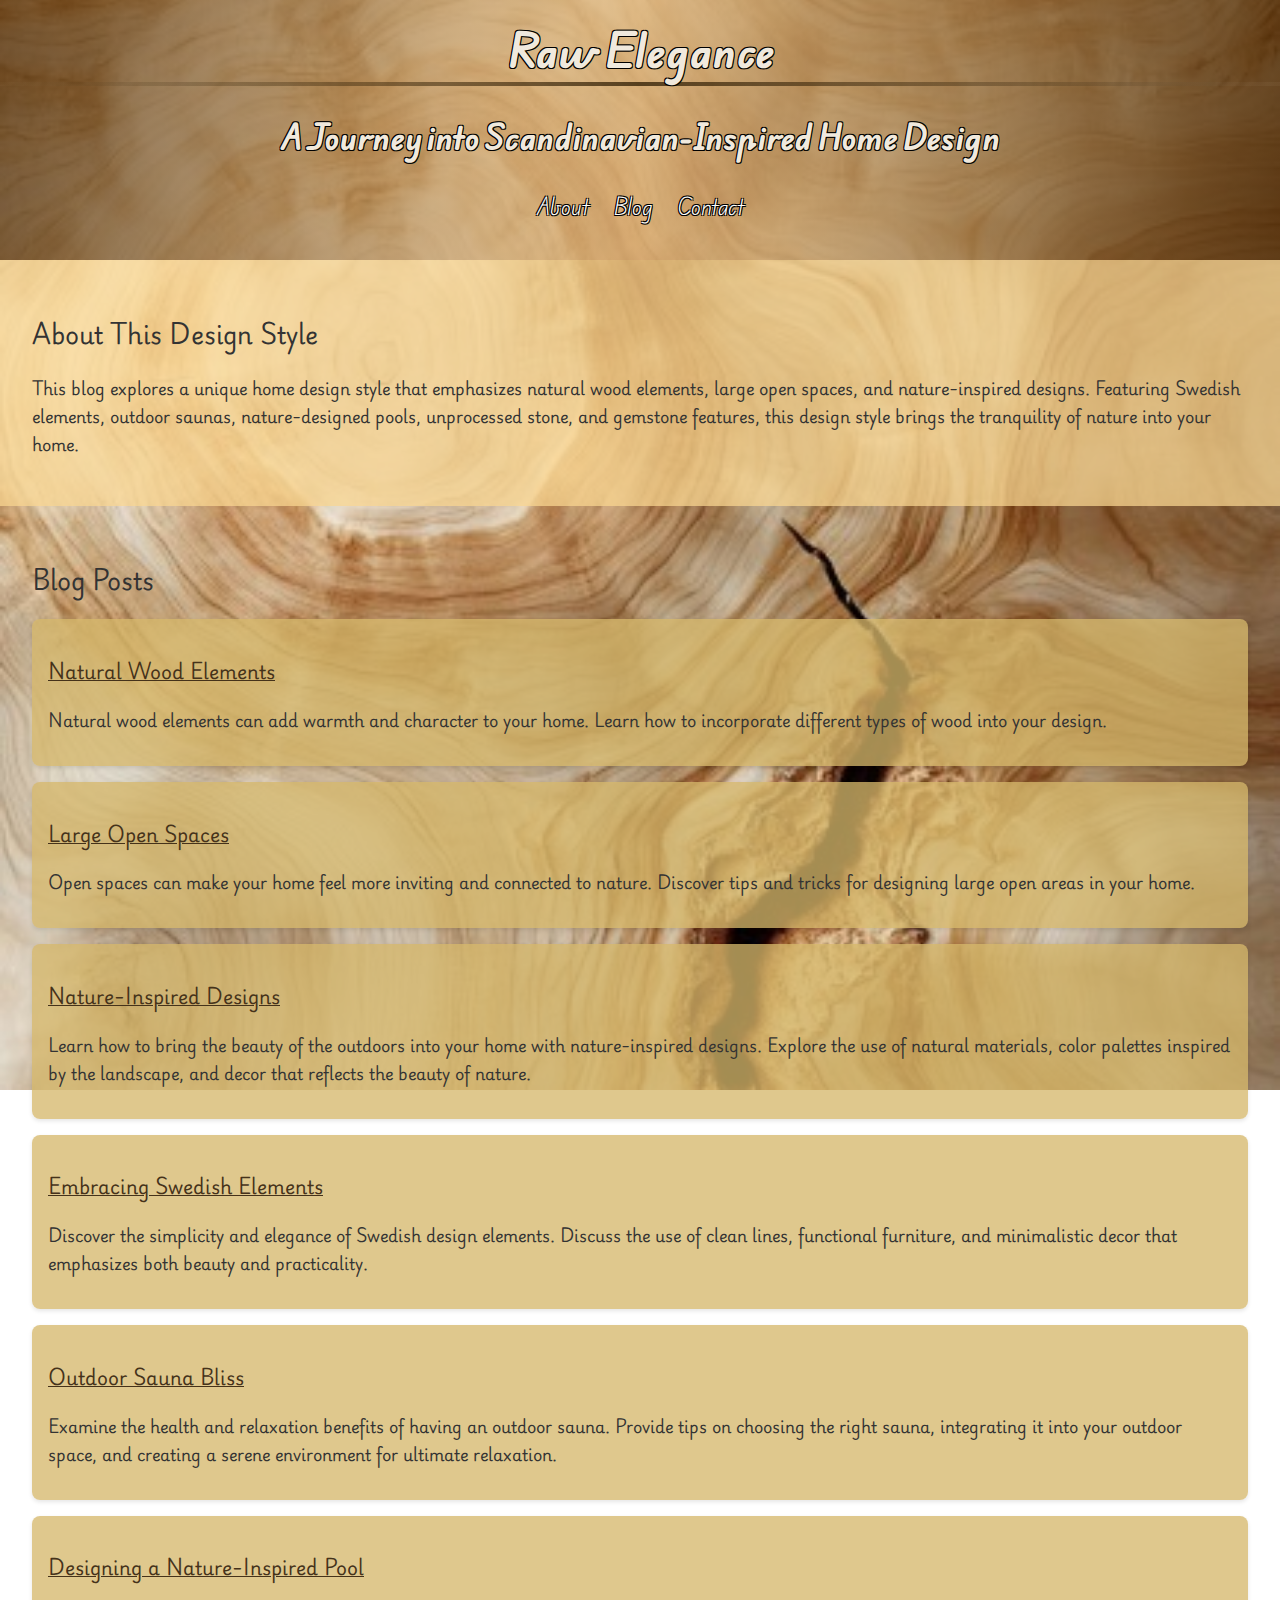
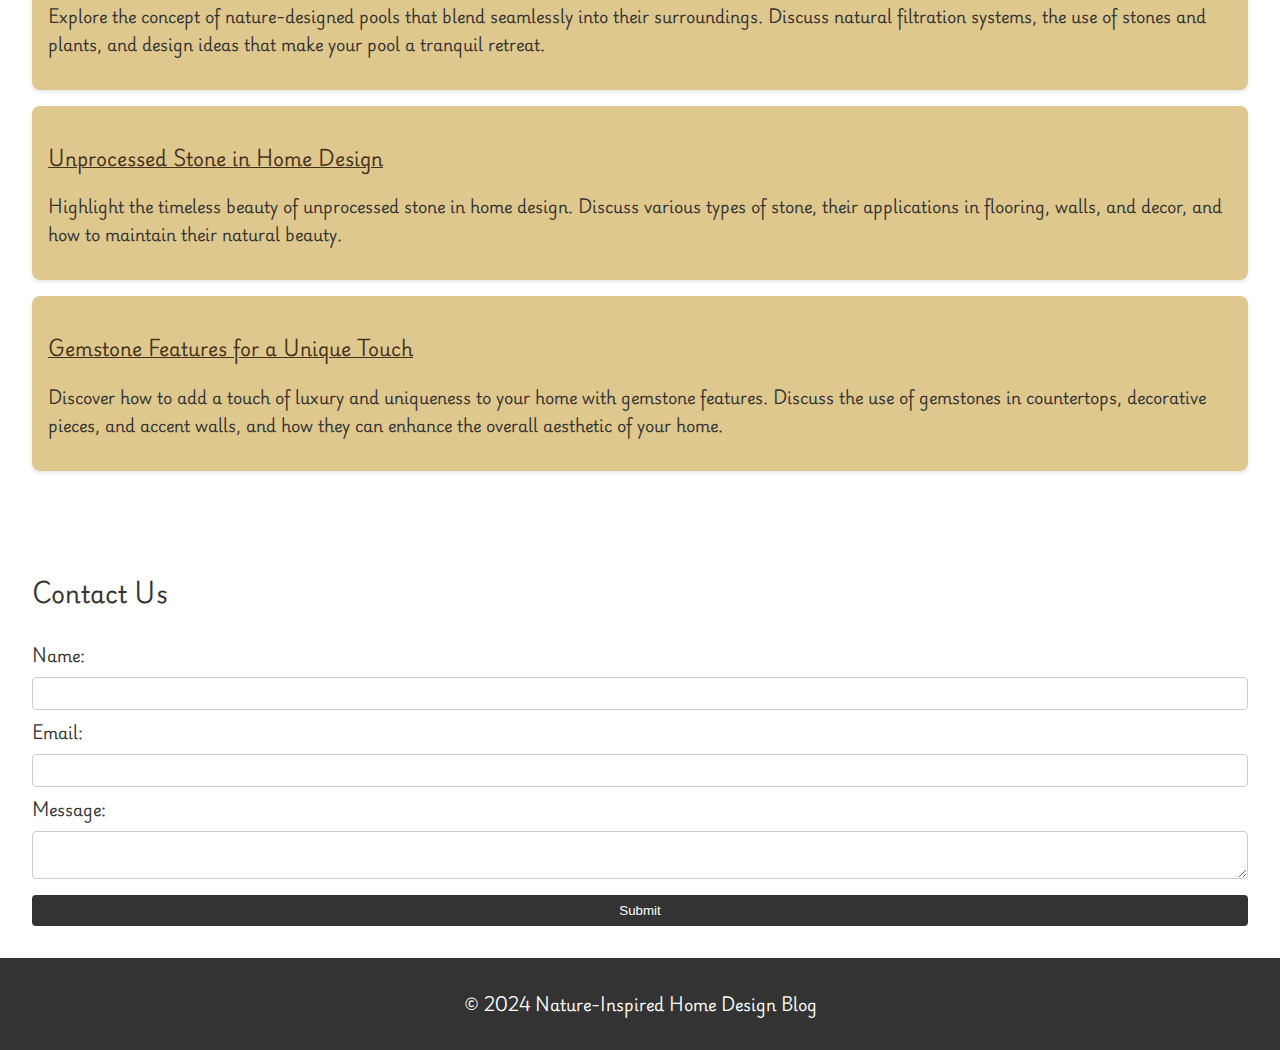
<file: index.html>
<!DOCTYPE html>
<html lang="en">
<head>
    <meta charset="UTF-8">
    <meta name="viewport" content="width=device-width, initial-scale=1.0">
    <title>Raw Elegance</title>
    <link rel="stylesheet" href="style.css">
    <link rel="preconnect" href="https://fonts.googleapis.com">
    <link rel="preconnect" href="https://fonts.gstatic.com" crossorigin>
    <link
        href="https://fonts.googleapis.com/css2?family=Amatic+SC:wght@400;700&family=Arsenal+SC:ital,wght@0,400;0,700;1,400;1,700&family=Edu+AU+VIC+WA+NT+Hand:wght@400..700&family=Fredericka+the+Great&family=Playwrite+DE+Grund:wght@100..400&display=swap"
        rel="stylesheet">
</head>
<body>
    <header>
        <h1 class="underline-gradient">Raw Elegance</h1>
        <h2>A Journey into Scandinavian-Inspired Home Design</h2>
        <nav>
            <ul>
                <li><a href="#about">About</a></li>
                <li><a href="#blog">Blog</a></li>
                <li><a href="#contact">Contact</a></li>
            </ul>
        </nav>
    </header>
    
    <section id="about">
        <h2>About This Design Style</h2>
        <p>This blog explores a unique home design style that emphasizes natural wood elements, large open spaces, and
        nature-inspired designs. Featuring Swedish elements, outdoor saunas, nature-designed pools, unprocessed stone,
        and gemstone features, this design style brings the tranquility of nature into your home.</p>
    </section>
    
    <section id="blog">
        <h2>Blog Posts</h2>
        <article>
            <h3><a href="wood-elements.html"> Natural Wood Elements</a></h3>
            <p>Natural wood elements can add warmth and character to your home. Learn how to incorporate different types of
                wood into your design.</p>
        </article>
        <article>
            <h3><a href="open-spaces.html"> Large Open Spaces</a></h3>
            <p>Open spaces can make your home feel more inviting and connected to nature. Discover tips and tricks for
            designing large open areas in your home.</p>
        </article>
        <article>
            <h3><a href="nature-designs.html"> Nature-Inspired Designs</a></h3>
            <p>Learn how to bring the beauty of the outdoors into your home with nature-inspired designs. Explore the use of natural materials, color palettes inspired by the landscape, and decor that reflects the beauty of nature.</p>
        </article>
        <article>
            <h3><a href="swedish-elements.html"> Embracing Swedish Elements</a></h3>
            <p>Discover the simplicity and elegance of Swedish design elements. Discuss the use of clean lines, functional furniture,
            and minimalistic decor that emphasizes both beauty and practicality.</p>
        </article>
        <article>
            <h3><a href="sauna-bliss.html">Outdoor Sauna Bliss</a></h3>
            <p>Examine the health and relaxation benefits of having an outdoor sauna. Provide tips on choosing the right sauna,
            integrating it into your outdoor space, and creating a serene environment for ultimate relaxation.</p>
        </article>
        <article>
            <h3><a href="nature-pool.html">Designing a Nature-Inspired Pool</a></h3>
            <p>Explore the concept of nature-designed pools that blend seamlessly into their surroundings. Discuss natural filtration
            systems, the use of stones and plants, and design ideas that make your pool a tranquil retreat.</p>
        </article>
        <article>
            <h3><a href="stone-design.html">Unprocessed Stone in Home Design</a></h3>
            <p>Highlight the timeless beauty of unprocessed stone in home design. Discuss various types of stone, their applications in flooring, walls, and decor, and how to maintain their natural beauty.</p>
        </article>
        <article>
            <h3><a href="gemstones-features.html">Gemstone Features for a Unique Touch</a></h3>
            <p>Discover how to add a touch of luxury and uniqueness to your home with gemstone features. Discuss the use of gemstones
            in countertops, decorative pieces, and accent walls, and how they can enhance the overall aesthetic of your home.</p>
        </article>
    </section>
    
    <section id="contact">
        <h2>Contact Us</h2>
        <form>
            <label for="name">Name:</label>
            <input type="text" id="name" name="name" required>
            <label for="email">Email:</label>
            <input type="email" id="email" name="email" required>
            <label for="message">Message:</label>
            <textarea id="message" name="message" required></textarea>
            <button type="submit">Submit</button>
        </form>
    </section>
    
    <footer>
        <p>&copy; 2024 Nature-Inspired Home Design Blog</p>
    </footer>
    
</body>
</html>
</file>
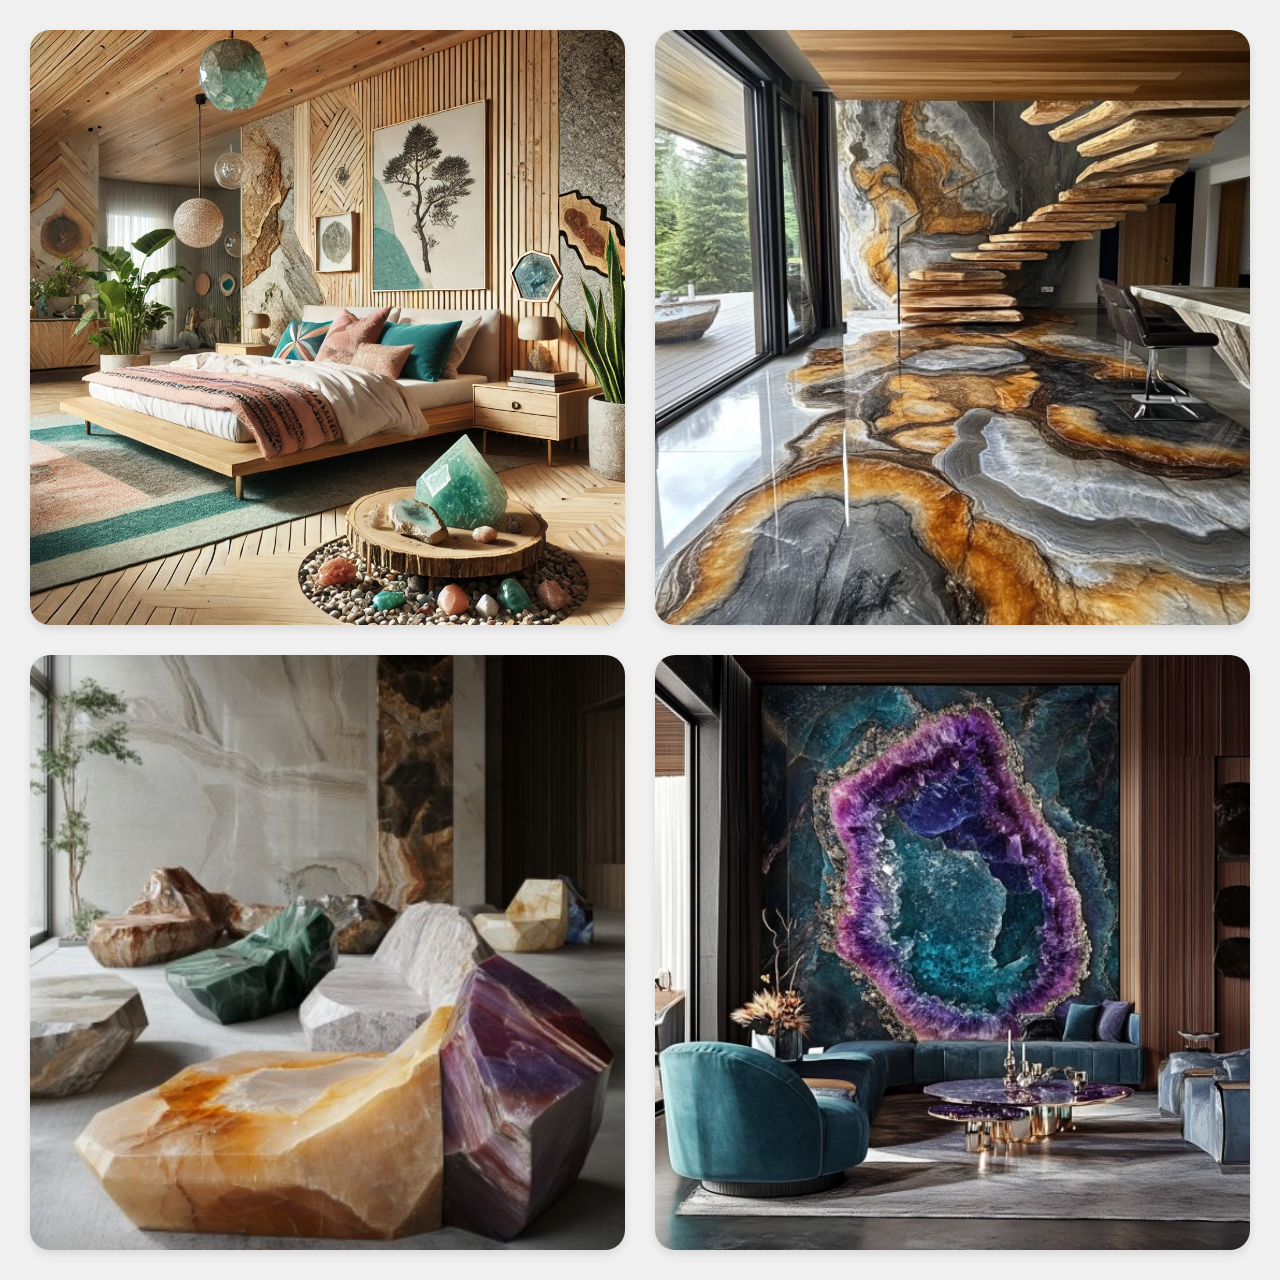
<file: gemstones-features.html>
<!DOCTYPE html>
<html lang="en">

<head>
    <meta charset="UTF-8">
    <meta name="viewport" content="width=device-width, initial-scale=1.0">
    <title>Natural Wood Elements</title>
    <style>
        body {
            margin: 0;
            font-family: Arial, sans-serif;
            background-color: #f0f0f0;
        }

        .gallery {
            display: grid;
            grid-template-columns: repeat(auto-fit, minmax(250px, 1fr));
            gap: 30px;
            padding: 30px;
        }

        .gallery img {
            width: 100%;
            height: auto;
            border-radius: 20px;
            box-shadow: 0 4px 8px rgba(0, 0, 0, 0.1);
        }

        @media (min-width: 800px) {
            .gallery {
                grid-template-columns: repeat(auto-fit, minmax(500px, 1fr));
            }
        }
    </style>


</head>

<body>
    <div class="gallery">
        <img src="gem4.jpg" alt="Description of image 1">
        <img src="gem2.jpg" alt="Description of image 2">
        <img src="gem3.jpg" alt="Description of image 3">
        <img src="gem1.jpg" alt="Description of image 4">
    </div>

</body>

</html>
</file>
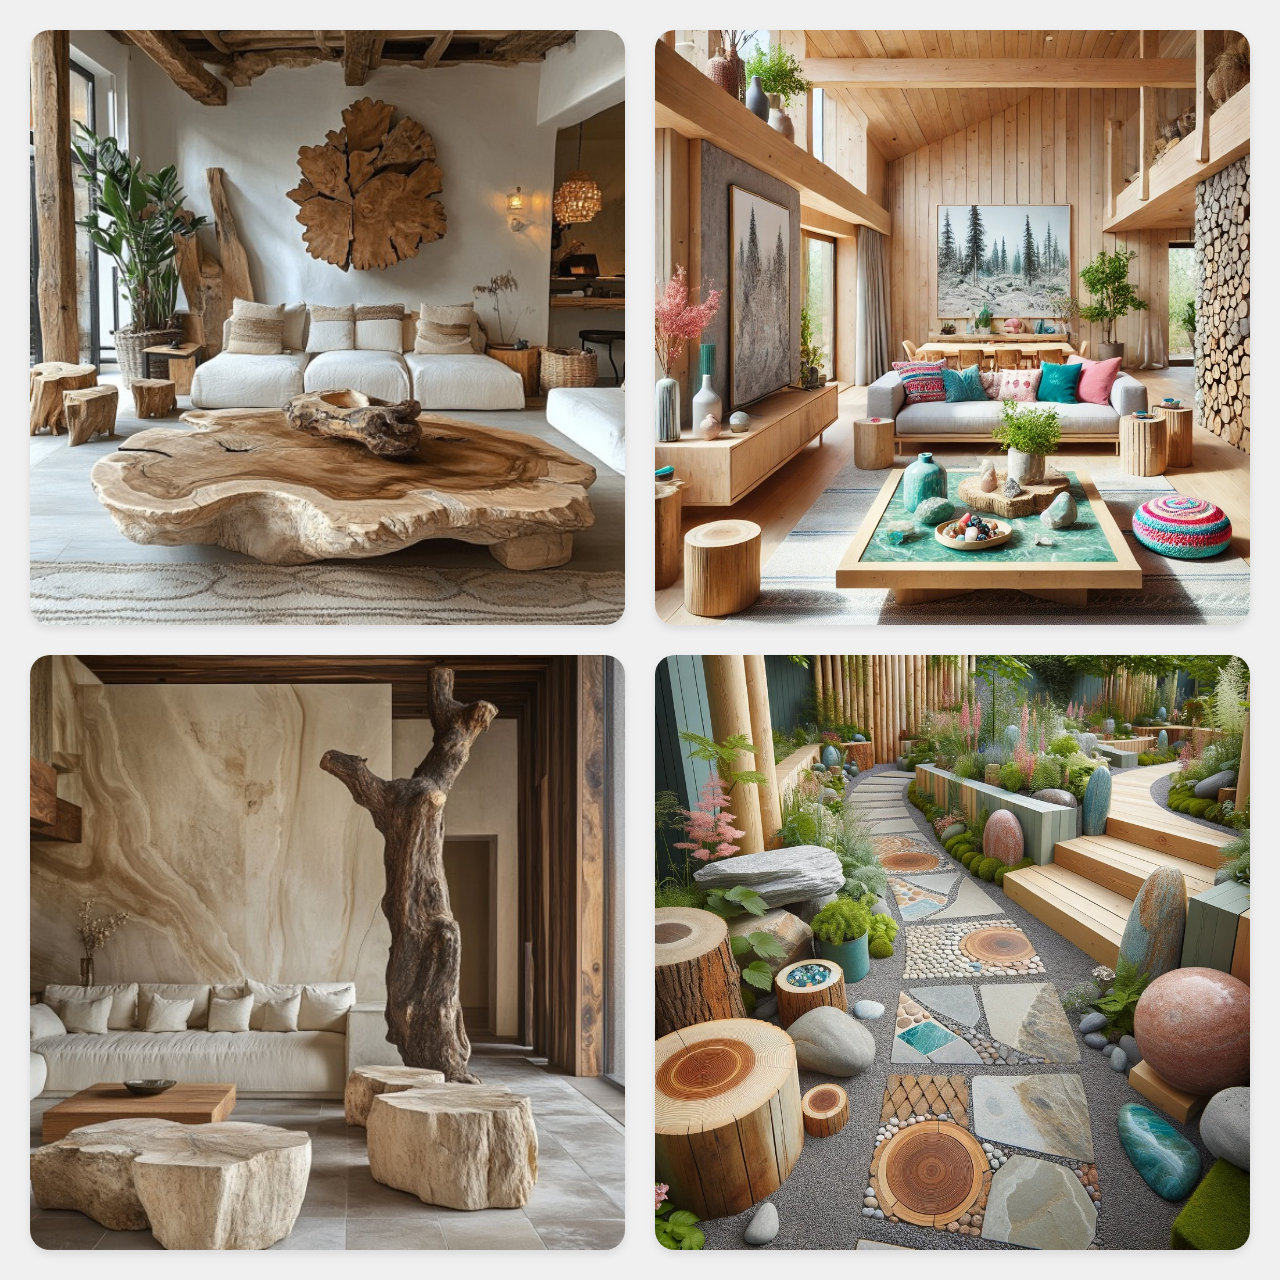
<file: nature-designs.html>
<!DOCTYPE html>
<html lang="en">

<head>
    <meta charset="UTF-8">
    <meta name="viewport" content="width=device-width, initial-scale=1.0">
    <title>Natural Wood Elements</title>
    <style>
        body {
            margin: 0;
            font-family: Arial, sans-serif;
            background-color: #f0f0f0;
        }

        .gallery {
            display: grid;
            grid-template-columns: repeat(auto-fit, minmax(250px, 1fr));
            gap: 30px;
            padding: 30px;
        }

        .gallery img {
            width: 100%;
            height: auto;
            border-radius: 20px;
            box-shadow: 0 4px 8px rgba(0, 0, 0, 0.1);
        }

        @media (min-width: 800px) {
            .gallery {
                grid-template-columns: repeat(auto-fit, minmax(500px, 1fr));
            }
        }
    </style>


</head>

<body>
    <div class="gallery">
        <img src="design1.jpg" alt="Description of image 1">
        <img src="design2.jpg" alt="Description of image 2">
        <img src="design3.jpg" alt="Description of image 3">
        <img src="design4.jpg" alt="Description of image 4">
    </div>

</body>

</html>
</file>
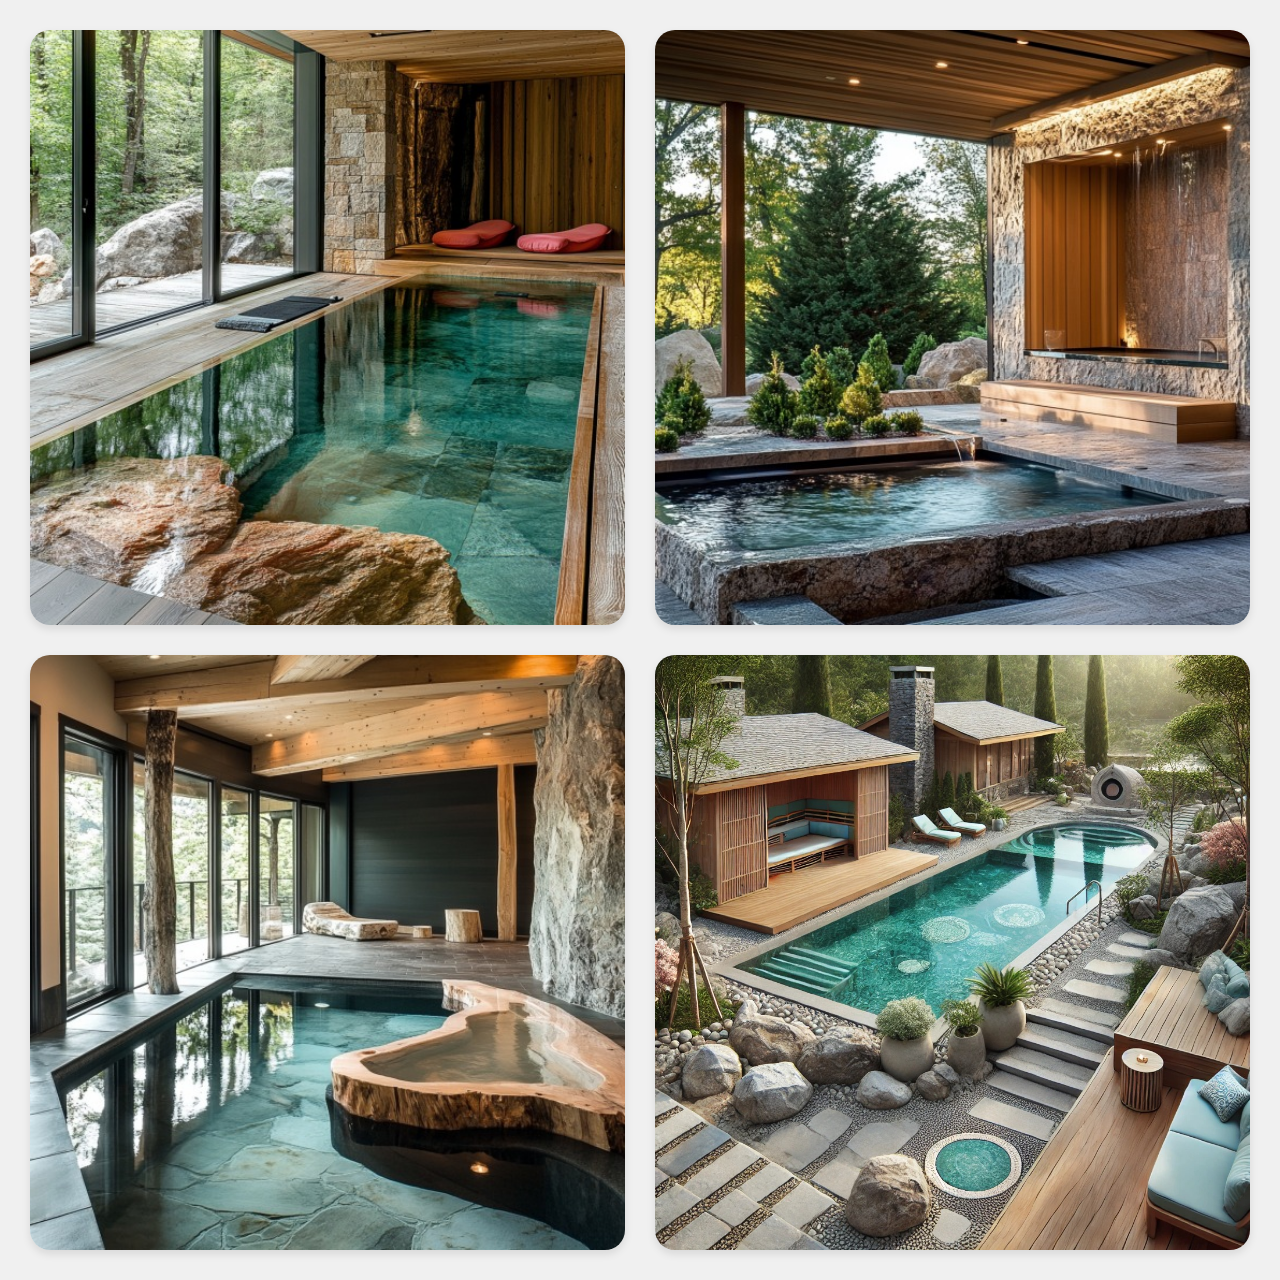
<file: nature-pool.html>
<!DOCTYPE html>
<html lang="en">

<head>
    <meta charset="UTF-8">
    <meta name="viewport" content="width=device-width, initial-scale=1.0">
    <title>Natural Wood Elements</title>
    <style>
        body {
            margin: 0;
            font-family: Arial, sans-serif;
            background-color: #f0f0f0;
        }

        .gallery {
            display: grid;
            grid-template-columns: repeat(auto-fit, minmax(250px, 1fr));
            gap: 30px;
            padding: 30px;
        }

        .gallery img {
            width: 100%;
            height: auto;
            border-radius: 20px;
            box-shadow: 0 4px 8px rgba(0, 0, 0, 0.1);
        }

        @media (min-width: 800px) {
            .gallery {
                grid-template-columns: repeat(auto-fit, minmax(500px, 1fr));
            }
        }
    </style>


</head>

<body>
    <div class="gallery">
        <img src="pool1.jpg" alt="Description of image 1">
        <img src="pool2.jpg" alt="Description of image 2">
        <img src="pool3.jpg" alt="Description of image 3">
        <img src="pool4.jpg" alt="Description of image 4">
    </div>

</body>

</html>
</file>
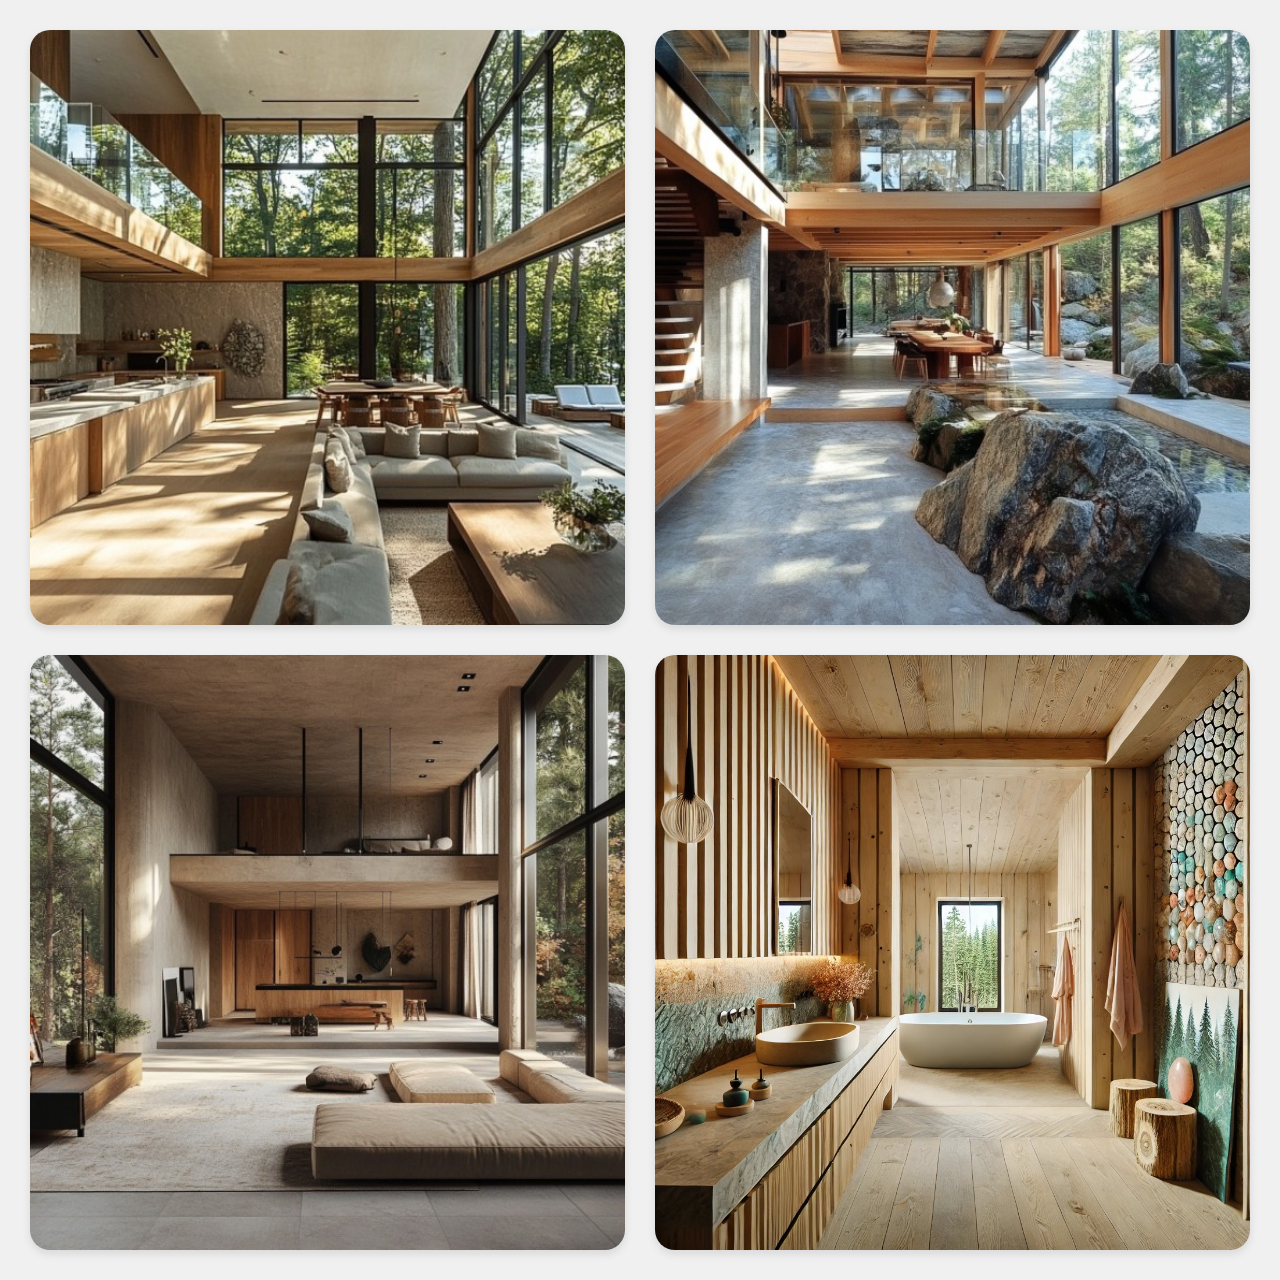
<file: open-spaces.html>
<!DOCTYPE html>
<html lang="en">

<head>
    <meta charset="UTF-8">
    <meta name="viewport" content="width=device-width, initial-scale=1.0">
    <title>Natural Wood Elements</title>
    <style>
        body {
            margin: 0;
            font-family: Arial, sans-serif;
            background-color: #f0f0f0;
        }

        .gallery {
            display: grid;
            grid-template-columns: repeat(auto-fit, minmax(250px, 1fr));
            gap: 30px;
            padding: 30px;
        }

        .gallery img {
            width: 100%;
            height: auto;
            border-radius: 20px;
            box-shadow: 0 4px 8px rgba(0, 0, 0, 0.1);
        }

        @media (min-width: 800px) {
            .gallery {
                grid-template-columns: repeat(auto-fit, minmax(500px, 1fr));
            }
        }
    </style>


</head>

<body>
    <div class="gallery">
        <img src="open1.jpg" alt="Description of image 1">
        <img src="open2.jpg" alt="Description of image 2">
        <img src="open3.jpg" alt="Description of image 3">
        <img src="open4.jpg" alt="Description of image 4">
    </div>

</body>

</html>
</file>
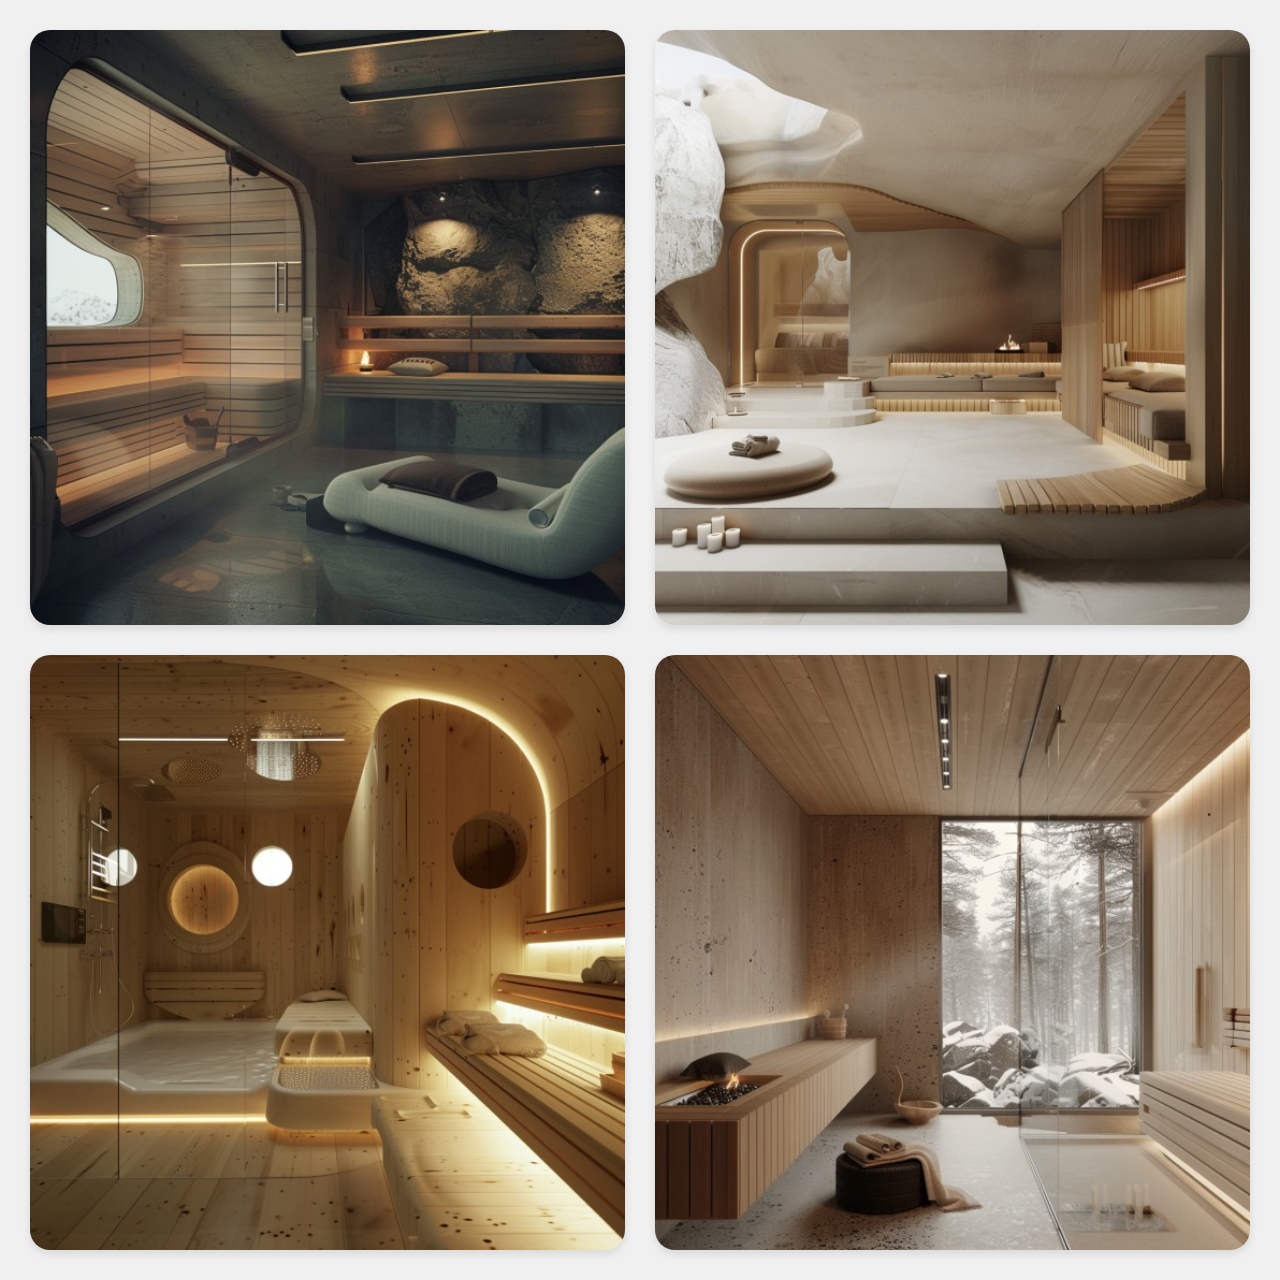
<file: sauna-bliss.html>
<!DOCTYPE html>
<html lang="en">

<head>
    <meta charset="UTF-8">
    <meta name="viewport" content="width=device-width, initial-scale=1.0">
    <title>Natural Wood Elements</title>
    <style>
        body {
            margin: 0;
            font-family: Arial, sans-serif;
            background-color: #f0f0f0;
        }

        .gallery {
            display: grid;
            grid-template-columns: repeat(auto-fit, minmax(250px, 1fr));
            gap: 30px;
            padding: 30px;
        }

        .gallery img {
            width: 100%;
            height: auto;
            border-radius: 20px;
            box-shadow: 0 4px 8px rgba(0, 0, 0, 0.1);
        }

        @media (min-width: 800px) {
            .gallery {
                grid-template-columns: repeat(auto-fit, minmax(500px, 1fr));
            }
        }
    </style>


</head>

<body>
    <div class="gallery">
        <img src="sauna1.jpg" alt="Description of image 1">
        <img src="sauna2.jpg" alt="Description of image 2">
        <img src="sauna3.jpg" alt="Description of image 3">
        <img src="sauna4.jpg" alt="Description of image 4">
    </div>

</body>

</html>
</file>
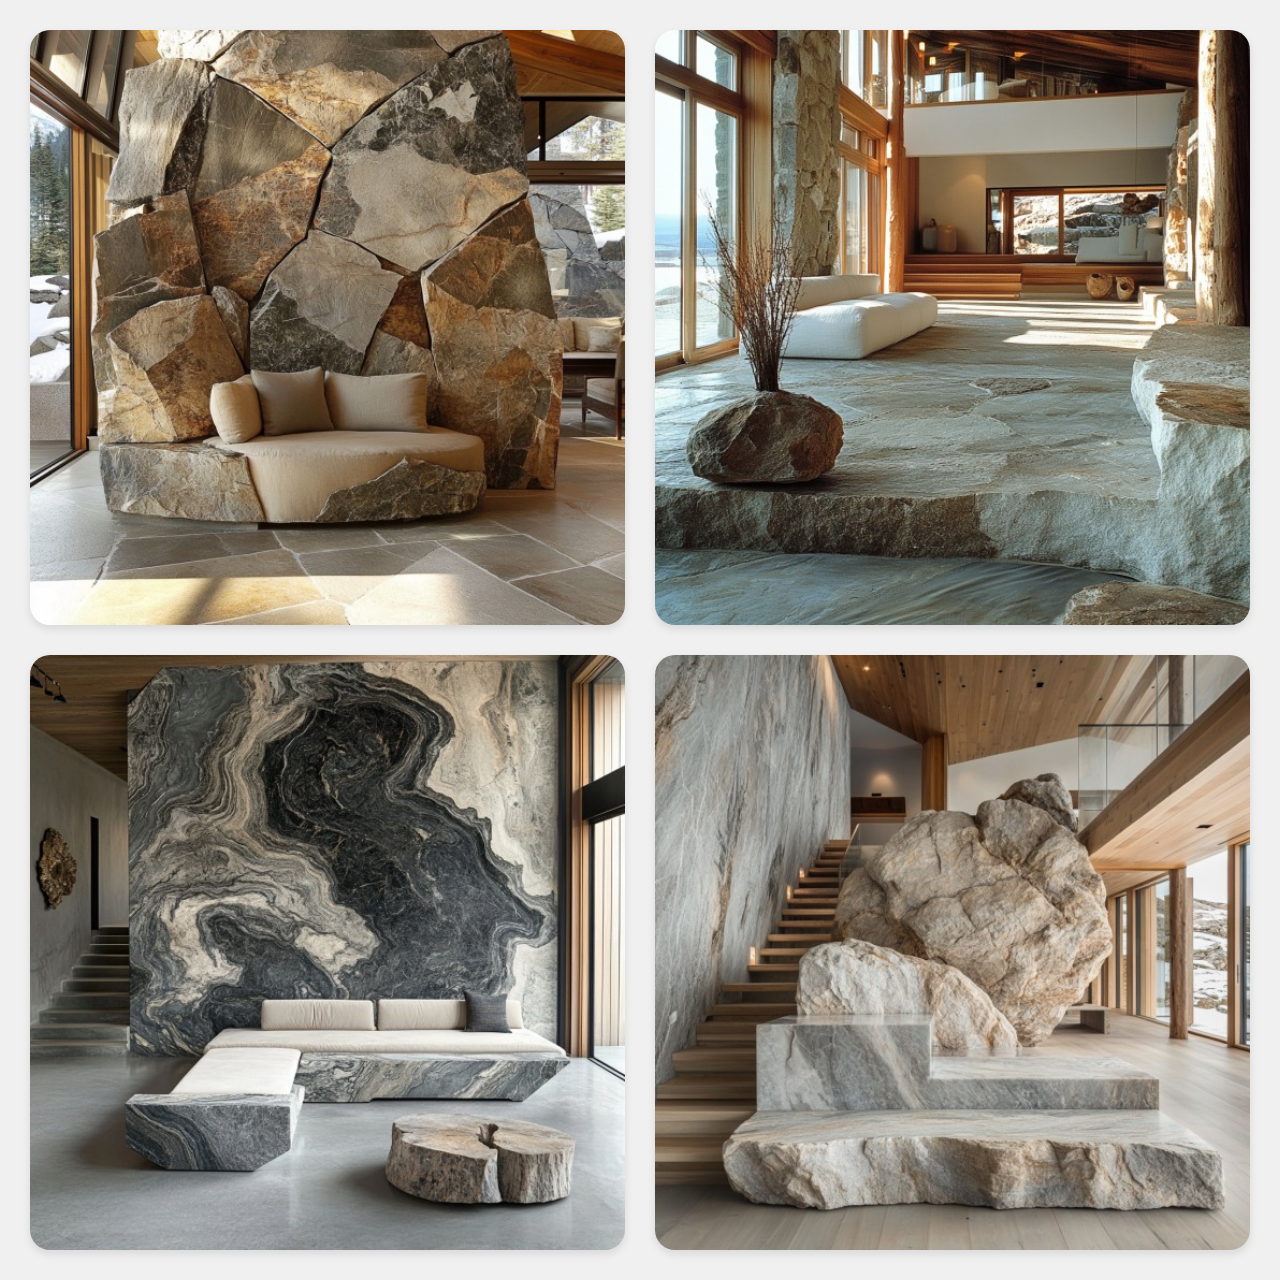
<file: stone-design.html>
<!DOCTYPE html>
<html lang="en">

<head>
    <meta charset="UTF-8">
    <meta name="viewport" content="width=device-width, initial-scale=1.0">
    <title>Natural Wood Elements</title>
    <style>
        body {
            margin: 0;
            font-family: Arial, sans-serif;
            background-color: #f0f0f0;
        }

        .gallery {
            display: grid;
            grid-template-columns: repeat(auto-fit, minmax(250px, 1fr));
            gap: 30px;
            padding: 30px;
        }

        .gallery img {
            width: 100%;
            height: auto;
            border-radius: 20px;
            box-shadow: 0 4px 8px rgba(0, 0, 0, 0.1);
        }

        @media (min-width: 800px) {
            .gallery {
                grid-template-columns: repeat(auto-fit, minmax(500px, 1fr));
            }
        }
    </style>


</head>

<body>
    <div class="gallery">
        <img src="stone1.jpg" alt="Description of image 1">
        <img src="stone2.jpg" alt="Description of image 2">
        <img src="stone3.jpg" alt="Description of image 3">
        <img src="stone4.jpg" alt="Description of image 4">
    </div>

</body>

</html>
</file>
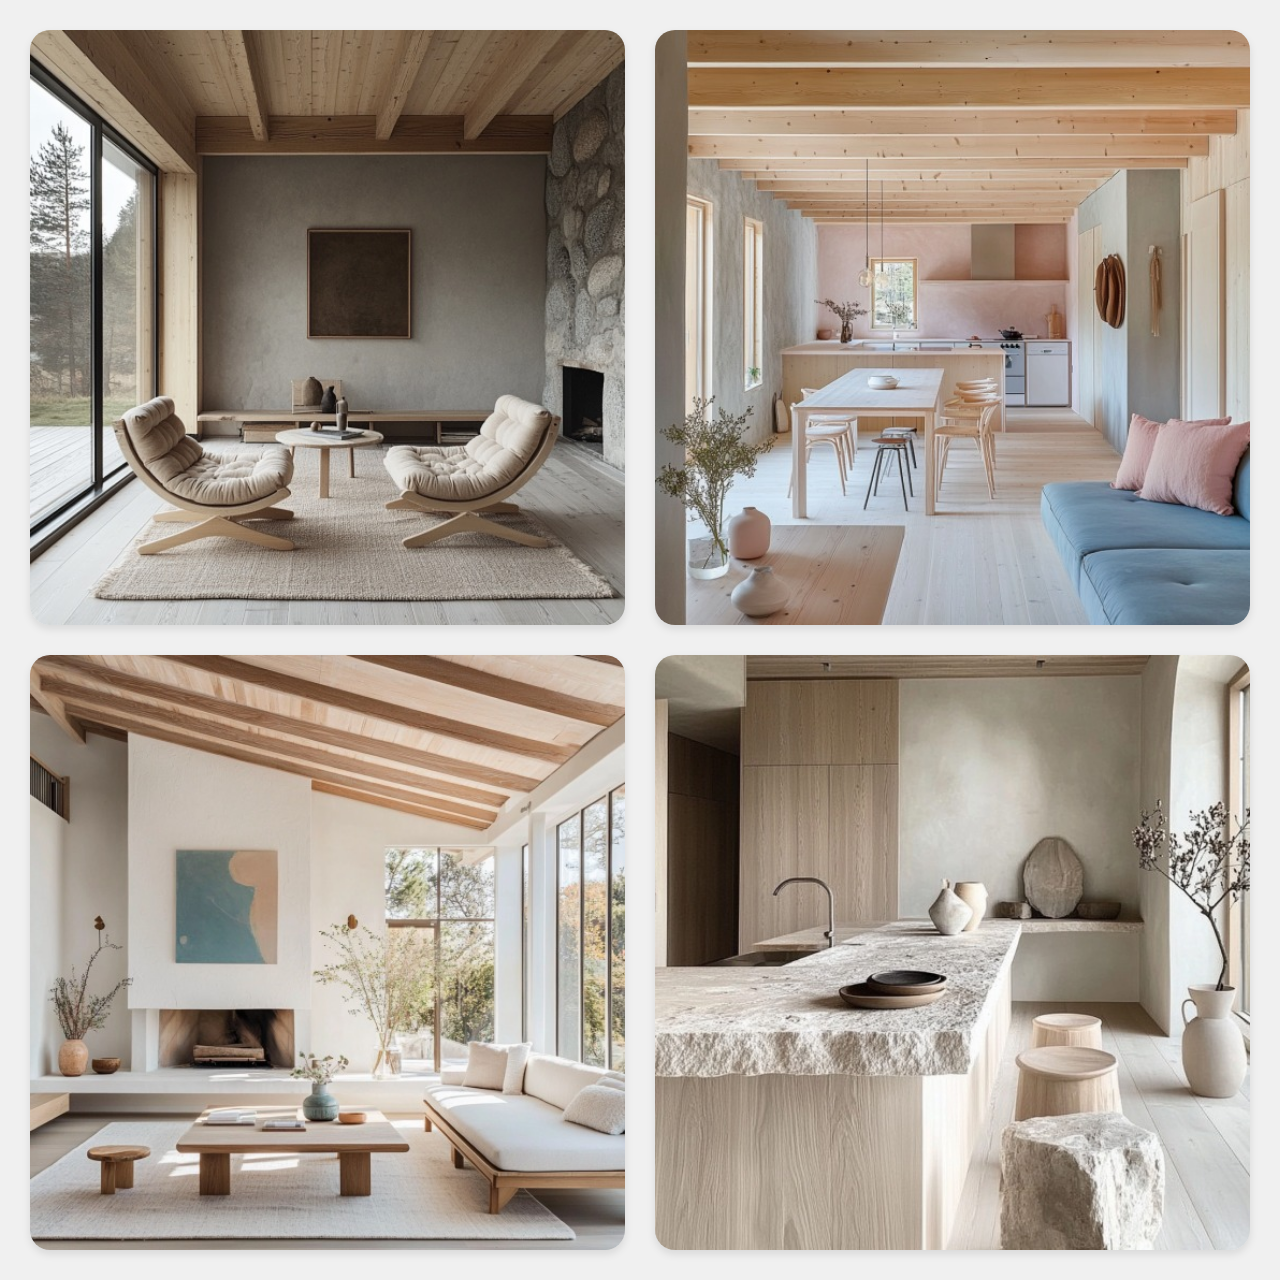
<file: swedish-elements.html>
<!DOCTYPE html>
<html lang="en">

<head>
    <meta charset="UTF-8">
    <meta name="viewport" content="width=device-width, initial-scale=1.0">
    <title>Natural Wood Elements</title>
    <style>
        body {
            margin: 0;
            font-family: Arial, sans-serif;
            background-color: #f0f0f0;
        }

        .gallery {
            display: grid;
            grid-template-columns: repeat(auto-fit, minmax(250px, 1fr));
            gap: 30px;
            padding: 30px;
        }

        .gallery img {
            width: 100%;
            height: auto;
            border-radius: 20px;
            box-shadow: 0 4px 8px rgba(0, 0, 0, 0.1);
        }

        @media (min-width: 800px) {
            .gallery {
                grid-template-columns: repeat(auto-fit, minmax(500px, 1fr));
            }
        }
    </style>


</head>

<body>
    <div class="gallery">
        <img src="swedish1.jpg" alt="Description of image 1">
        <img src="swedish2.jpg" alt="Description of image 2">
        <img src="swedish3.jpg" alt="Description of image 3">
        <img src="swedish4.jpg" alt="Description of image 4">
    </div>

</body>

</html>
</file>
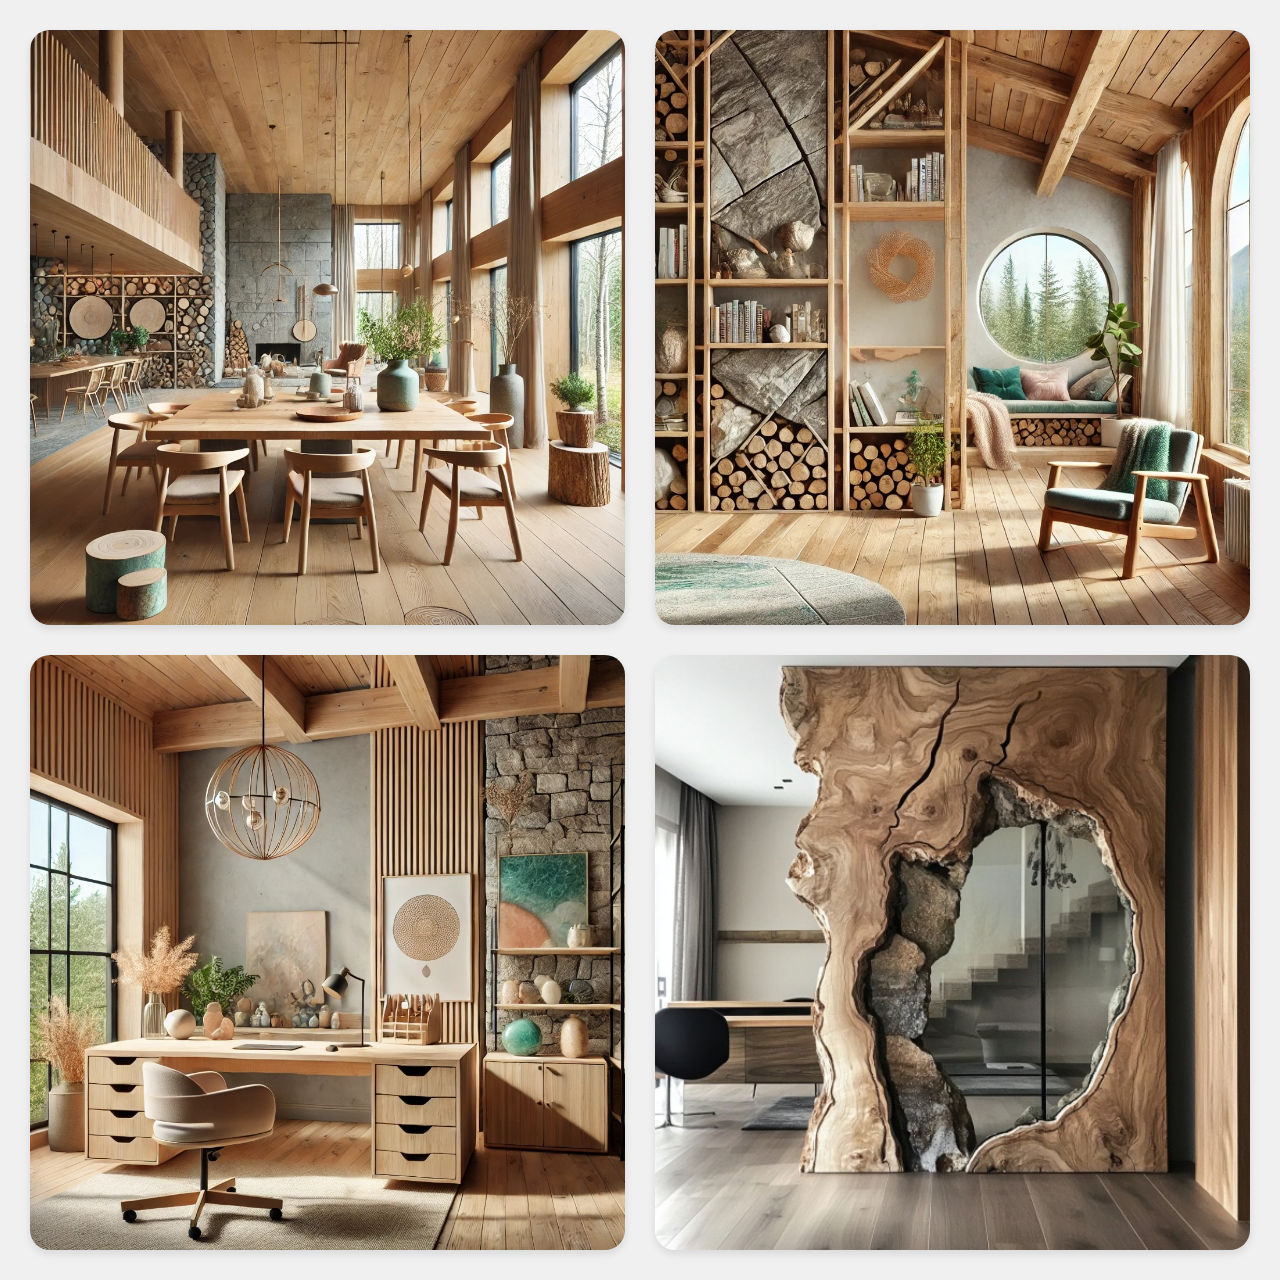
<file: wood-elements.html>
<!DOCTYPE html>
<html lang="en">
<head>
    <meta charset="UTF-8">
    <meta name="viewport" content="width=device-width, initial-scale=1.0">
    <title>Natural Wood Elements</title>
    <style>
        body {
            margin: 0;
            font-family: Arial, sans-serif;
            background-color: #f0f0f0;
        }
        .gallery {
            display: grid;
            grid-template-columns: repeat(auto-fit, minmax(250px, 1fr));
            gap: 30px;
            padding: 30px;
        }
        .gallery img {
            width: 100%;
            height: auto;
            border-radius: 20px;
            box-shadow: 0 4px 8px rgba(0, 0, 0, 0.1);
        }
        
        @media (min-width: 800px) {
            .gallery {
                grid-template-columns: repeat(auto-fit, minmax(500px, 1fr));
            }
        }
        
    
    </style>
         
    
</head>
<body>
    <div class="gallery">
    <img src="wood1.jpg" alt="Description of image 1">
    <img src="wood2.jpg" alt="Description of image 2">
    <img src="wood3.jpg" alt="Description of image 3">
    <img src="wood4.jpg" alt="Description of image 4">
    </div>
    
</body>
</html>
</file>
<file: style.css>
.underline-gradient {
    text-decoration: none;
    background-image: linear-gradient(to right, rgba(247, 223, 177, 0.028), rgba(46, 28, 2, 0.759), rgba(240, 215, 188, 0.054));
    background-position: 0 100%;
    background-size: 100% 4px;
    background-repeat: no-repeat;
}


body {
    font-family: Playwrite DE Grund, sans-serif;
    margin: 0;
    padding: 0;
    background-image: url(wood\ background.jpg);
    background-repeat:no-repeat;
    background-attachment: fixed;
    background-position: center;
    background-size: cover;
    color: #333;
}

header {
    background: linear-gradient(to right,
        rgba(81, 43, 2, 0.698),
        rgba(246, 204, 142, 0.72),
        rgba(81, 43, 2, 0.718));
    color: #f0e9dd;
    text-shadow:
        -1px -1px 0 #000,
        1px -1px 0 #000,
        -1px 1px 0 #000,
        1px 1px 0 #000;
    padding: 1rem 0;
    text-align: center;
    font-family: Edu AU VIC WA NT Hand;
    font-size: 20px;
}

header h1 {
    margin: 0;
}

nav ul {
    list-style-type: none;
    padding: 0;
}

nav ul li {
    display: inline;
    margin: 0 10px;
}

nav ul li a {
    color: #fff;
    text-decoration: none;
}

section {
    padding: 2rem;
}

section#about {
    background-color: #f9d691bb;
    
}

section#blog article {
    background-color: #d6b86bc4;
    margin: 1rem 0;
    padding: 1rem;
    border-radius: 8px;
    box-shadow: 0 2px 4px rgba(0, 0, 0, 0.1);
}

section#contact form {
    display: flex;
    flex-direction: column;
}

section#contact label {
    margin-top: 0.5rem;
}

section#contact input,
section#contact textarea {
    padding: 0.5rem;
    margin-top: 0.5rem;
    border-radius: 4px;
    border: 1px solid #ccc;
}

section#contact button {
    margin-top: 1rem;
    padding: 0.5rem;
    background-color: #333;
    color: #fff;
    border: none;
    border-radius: 4px;
    cursor: pointer;
}

footer {
    background-color: #333;
    color: #fff;
    text-align: center;
    padding: 1rem 0;
}

 a {
    color:rgb(69, 50, 26)
 }
</file>
